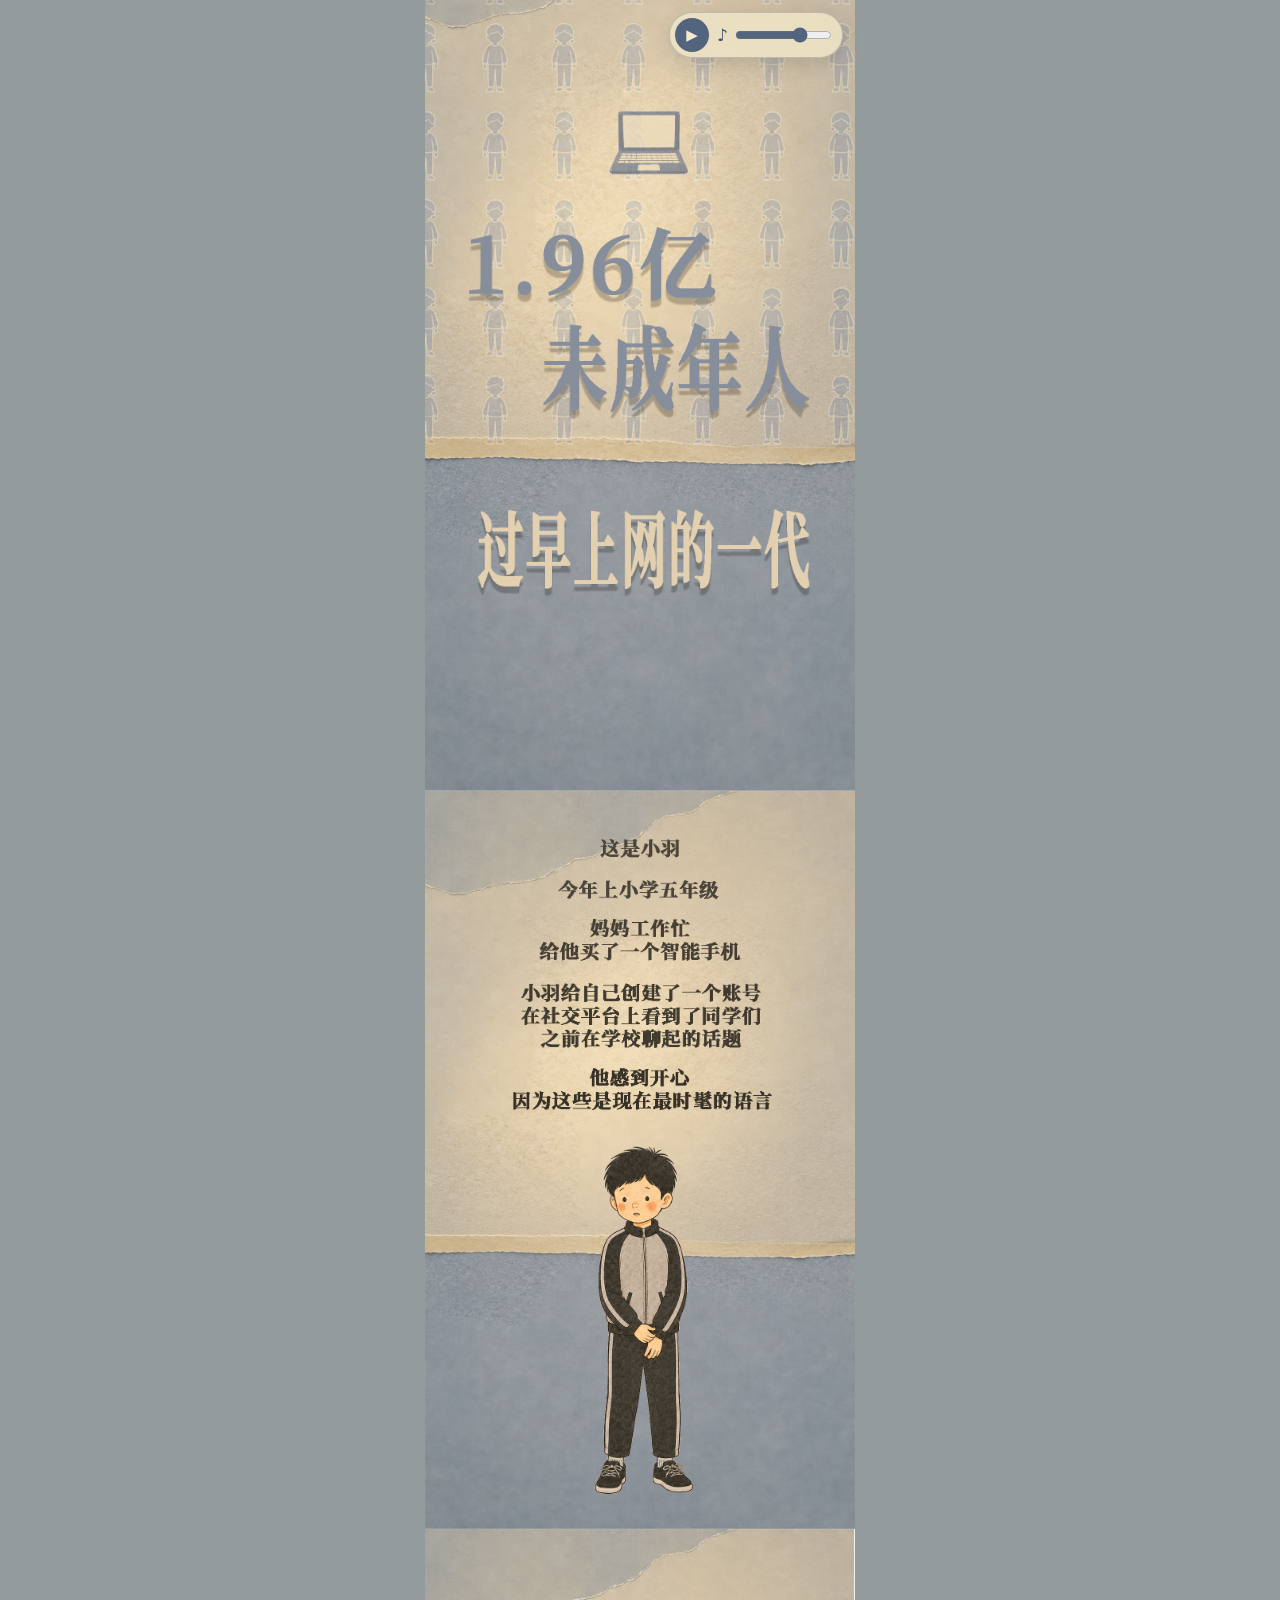
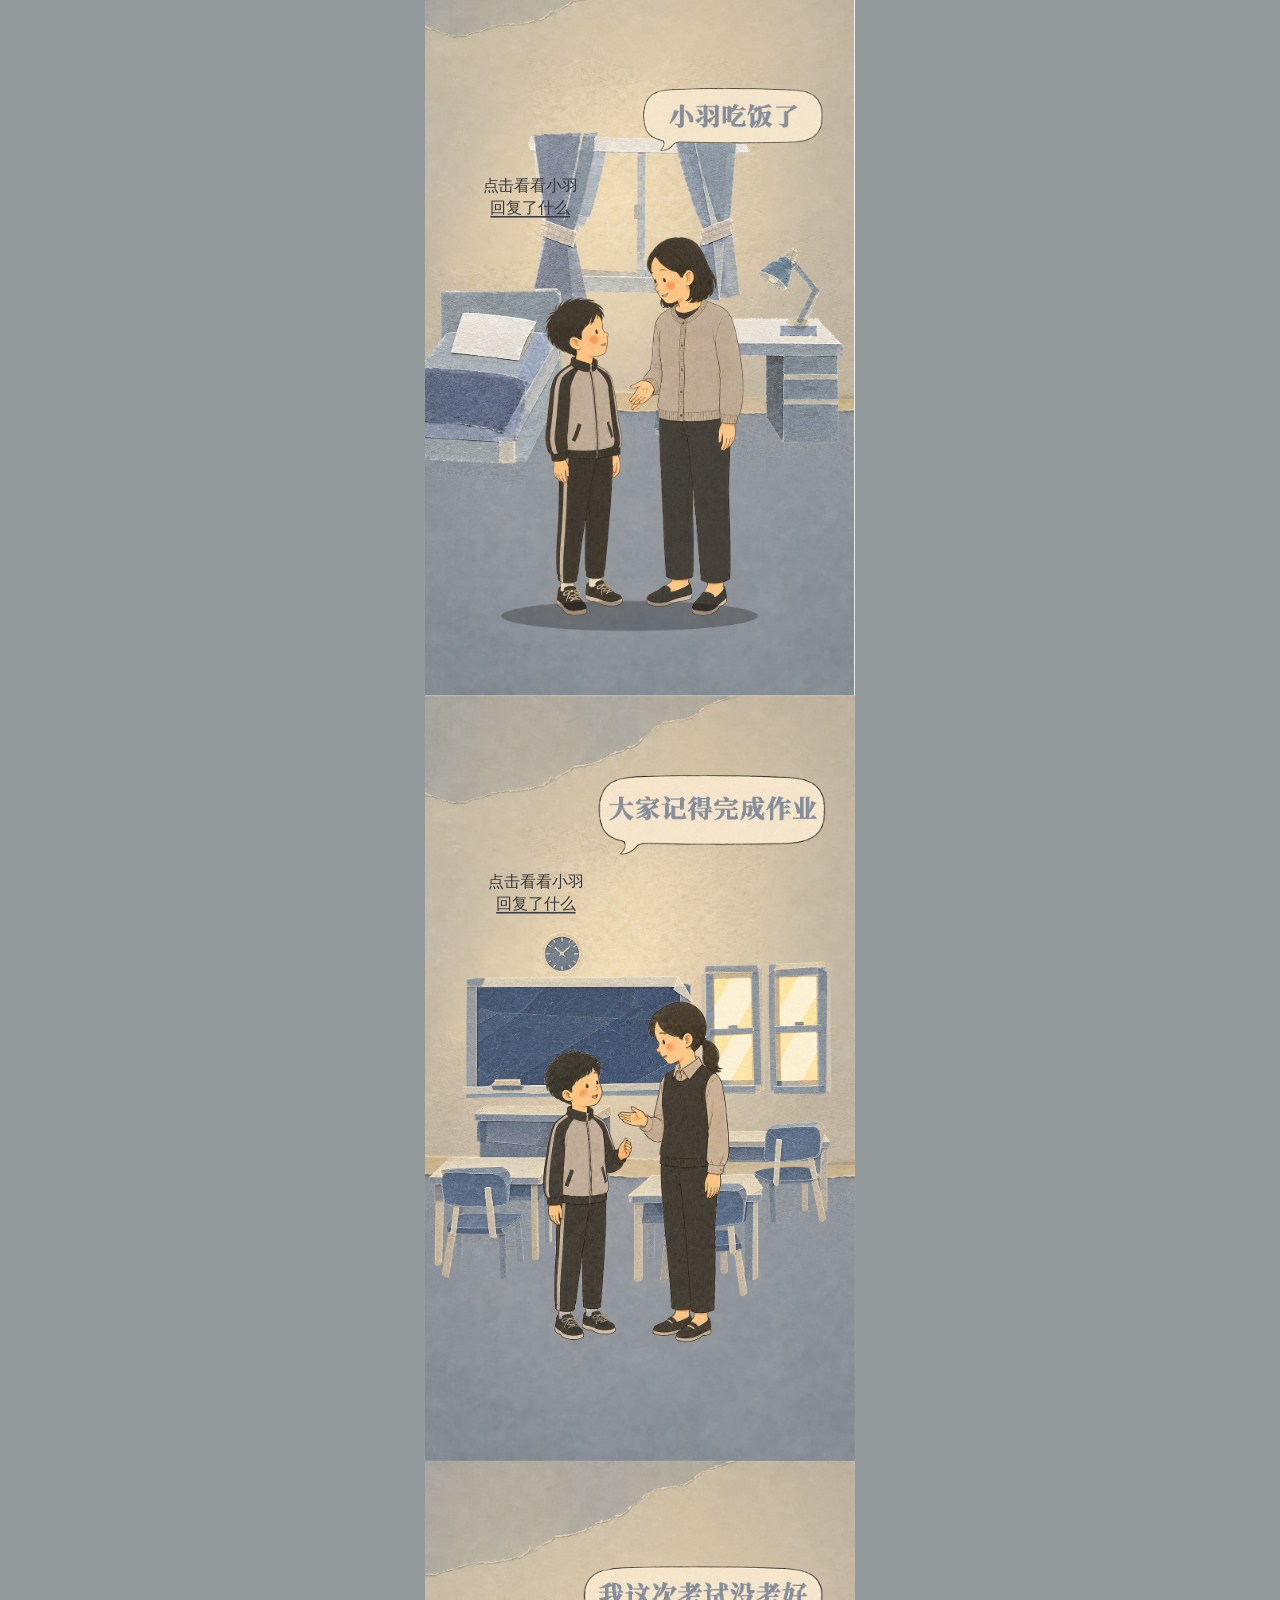
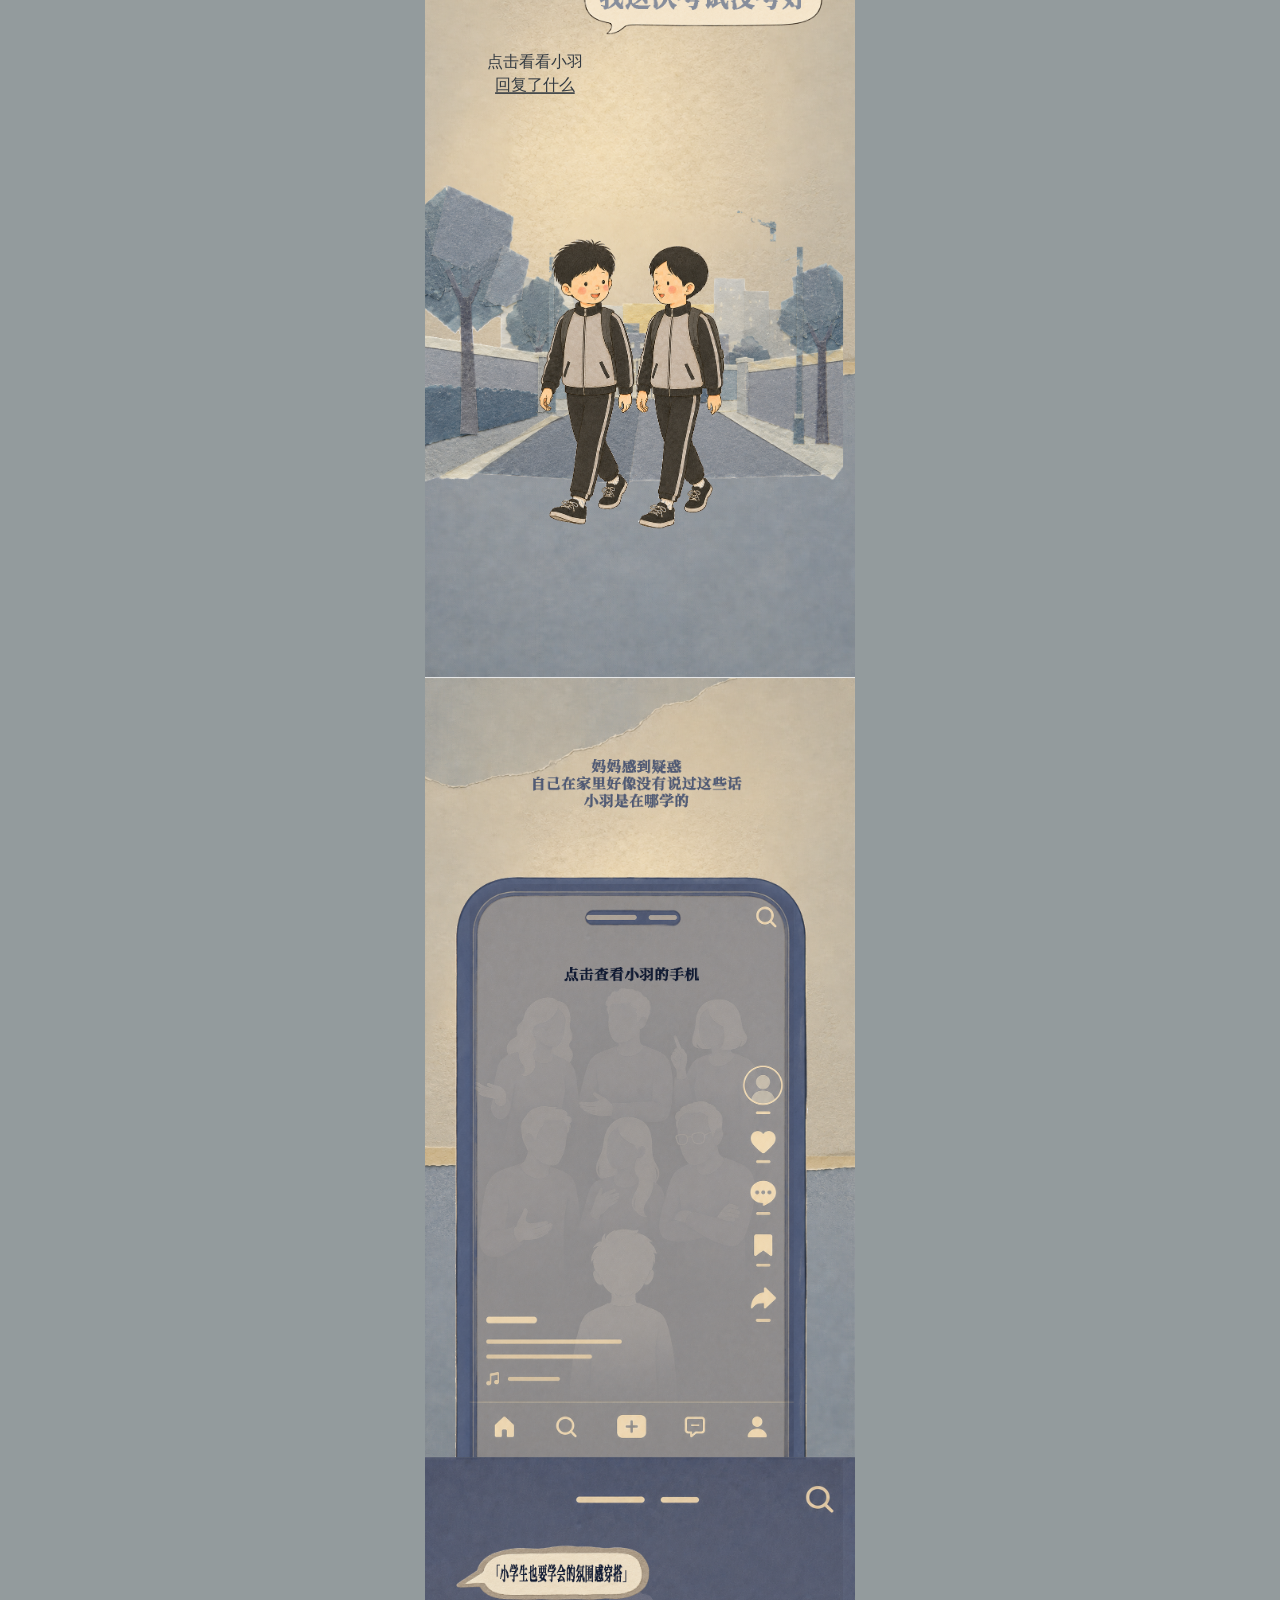
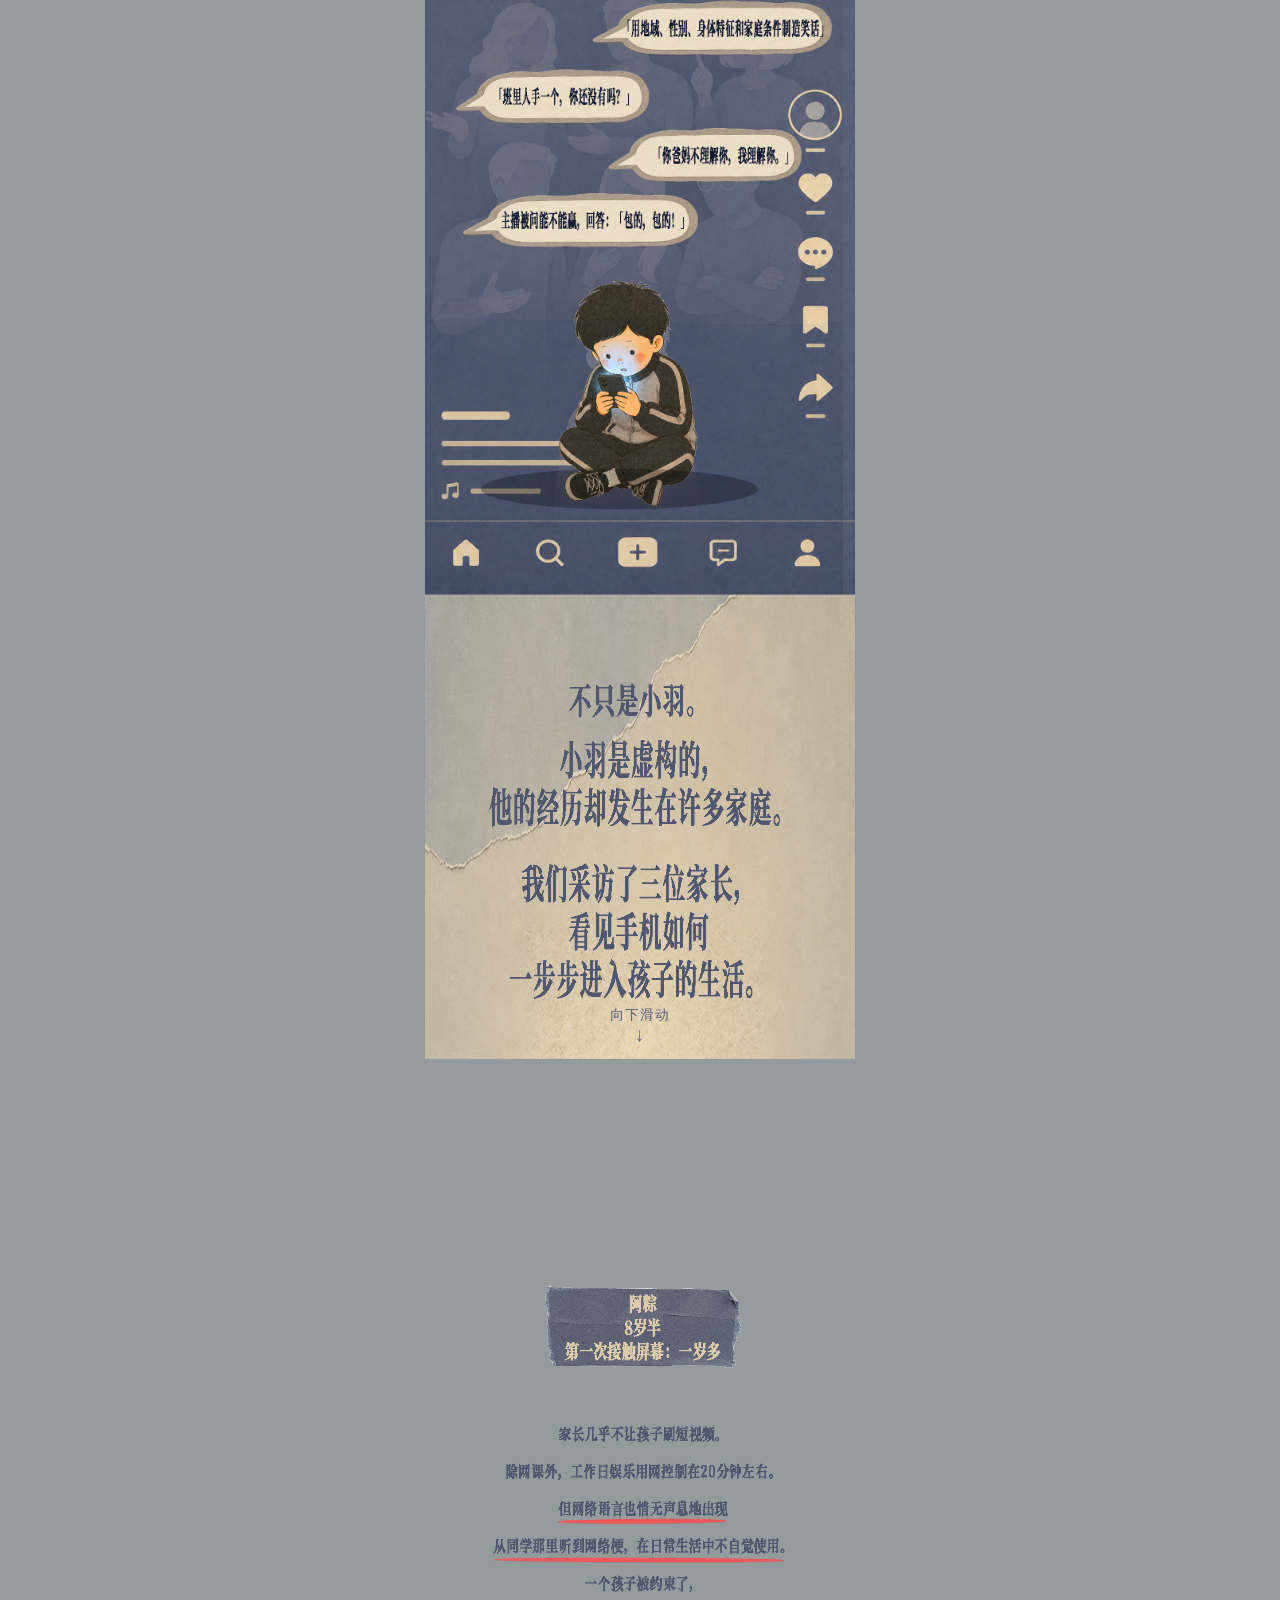
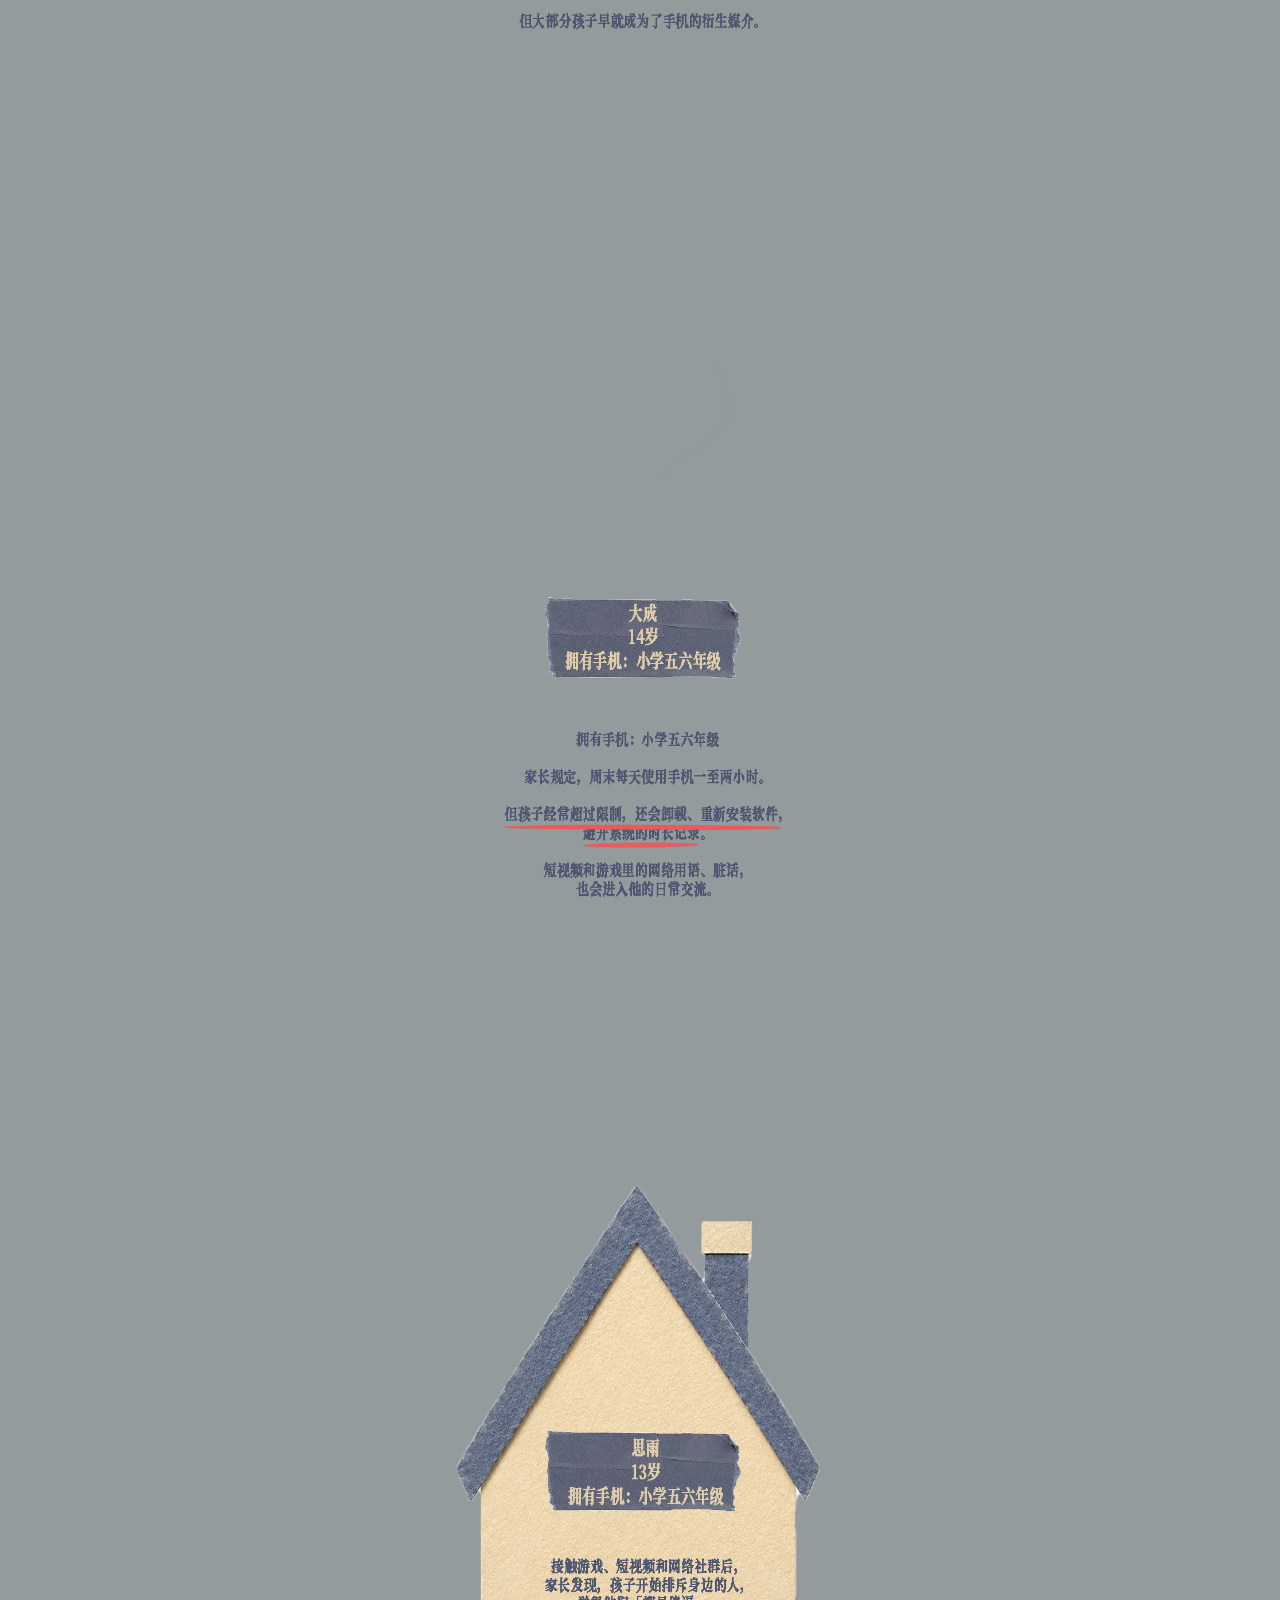
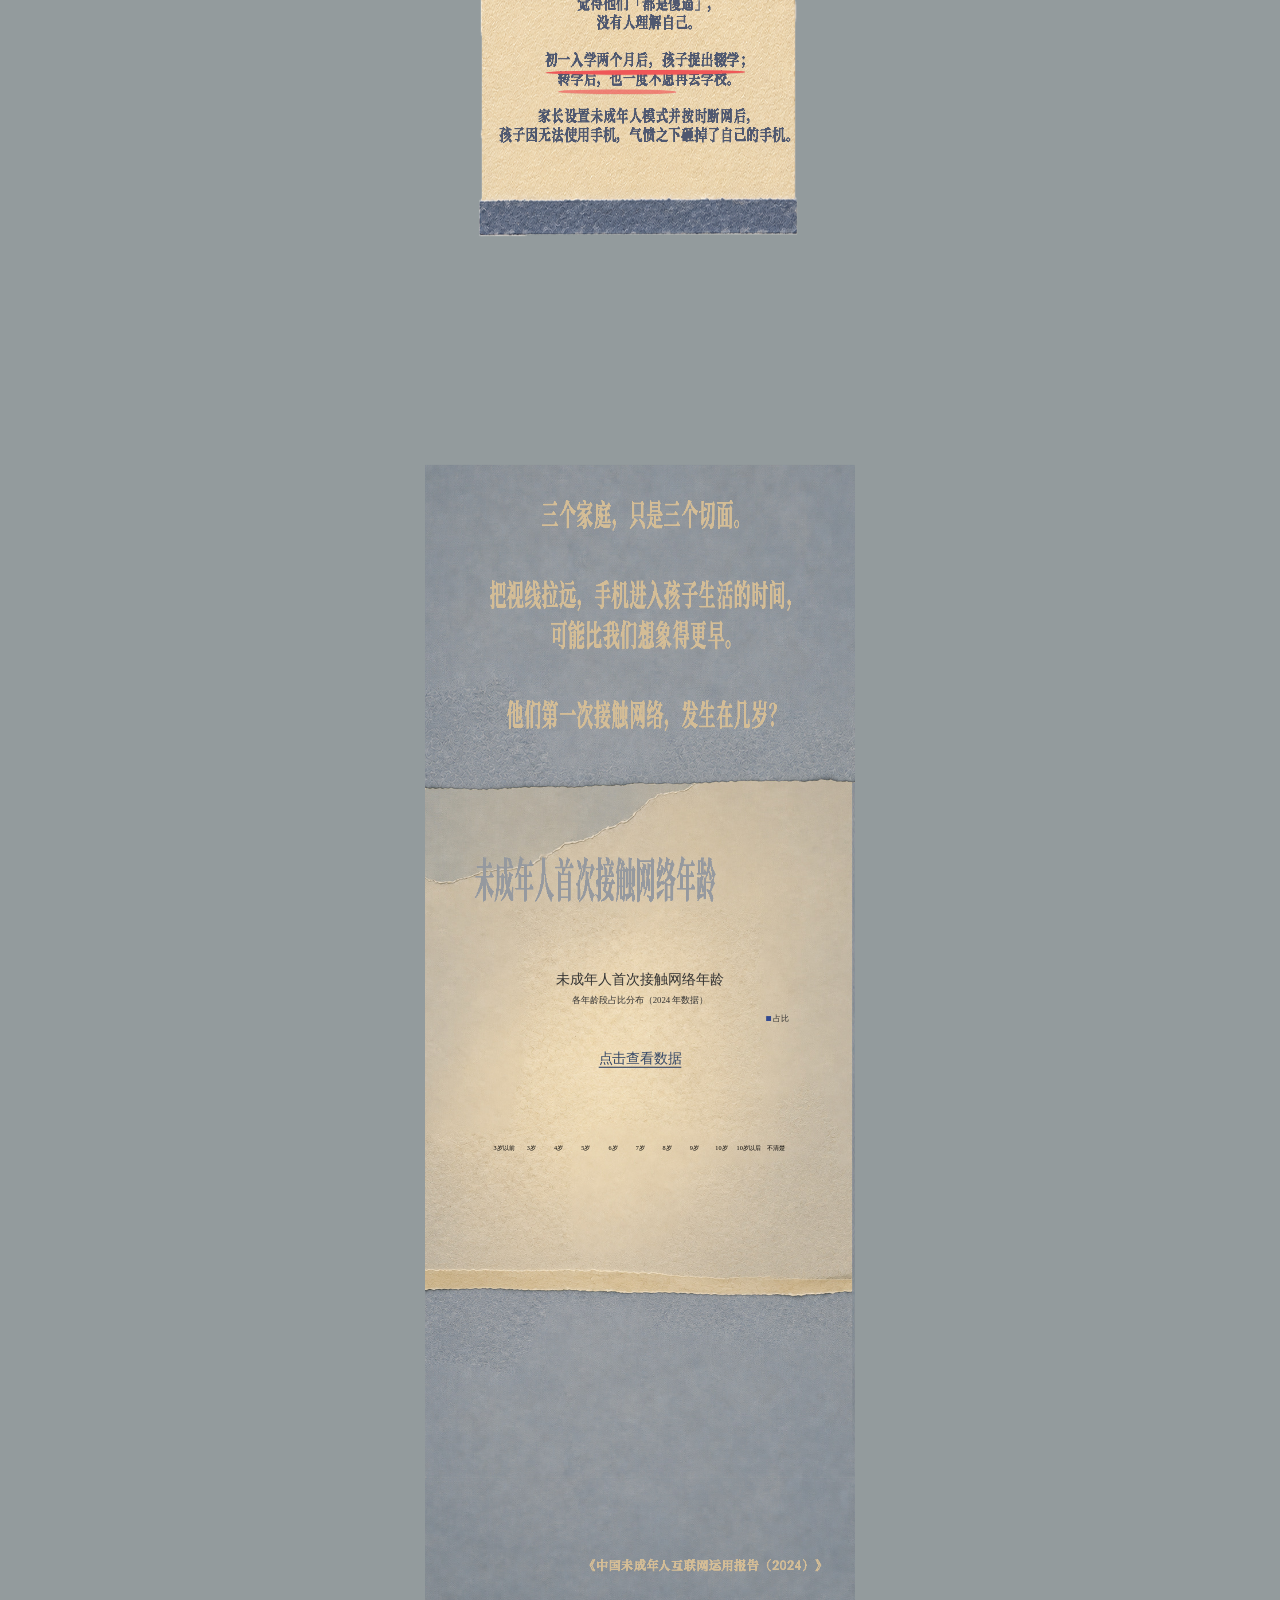
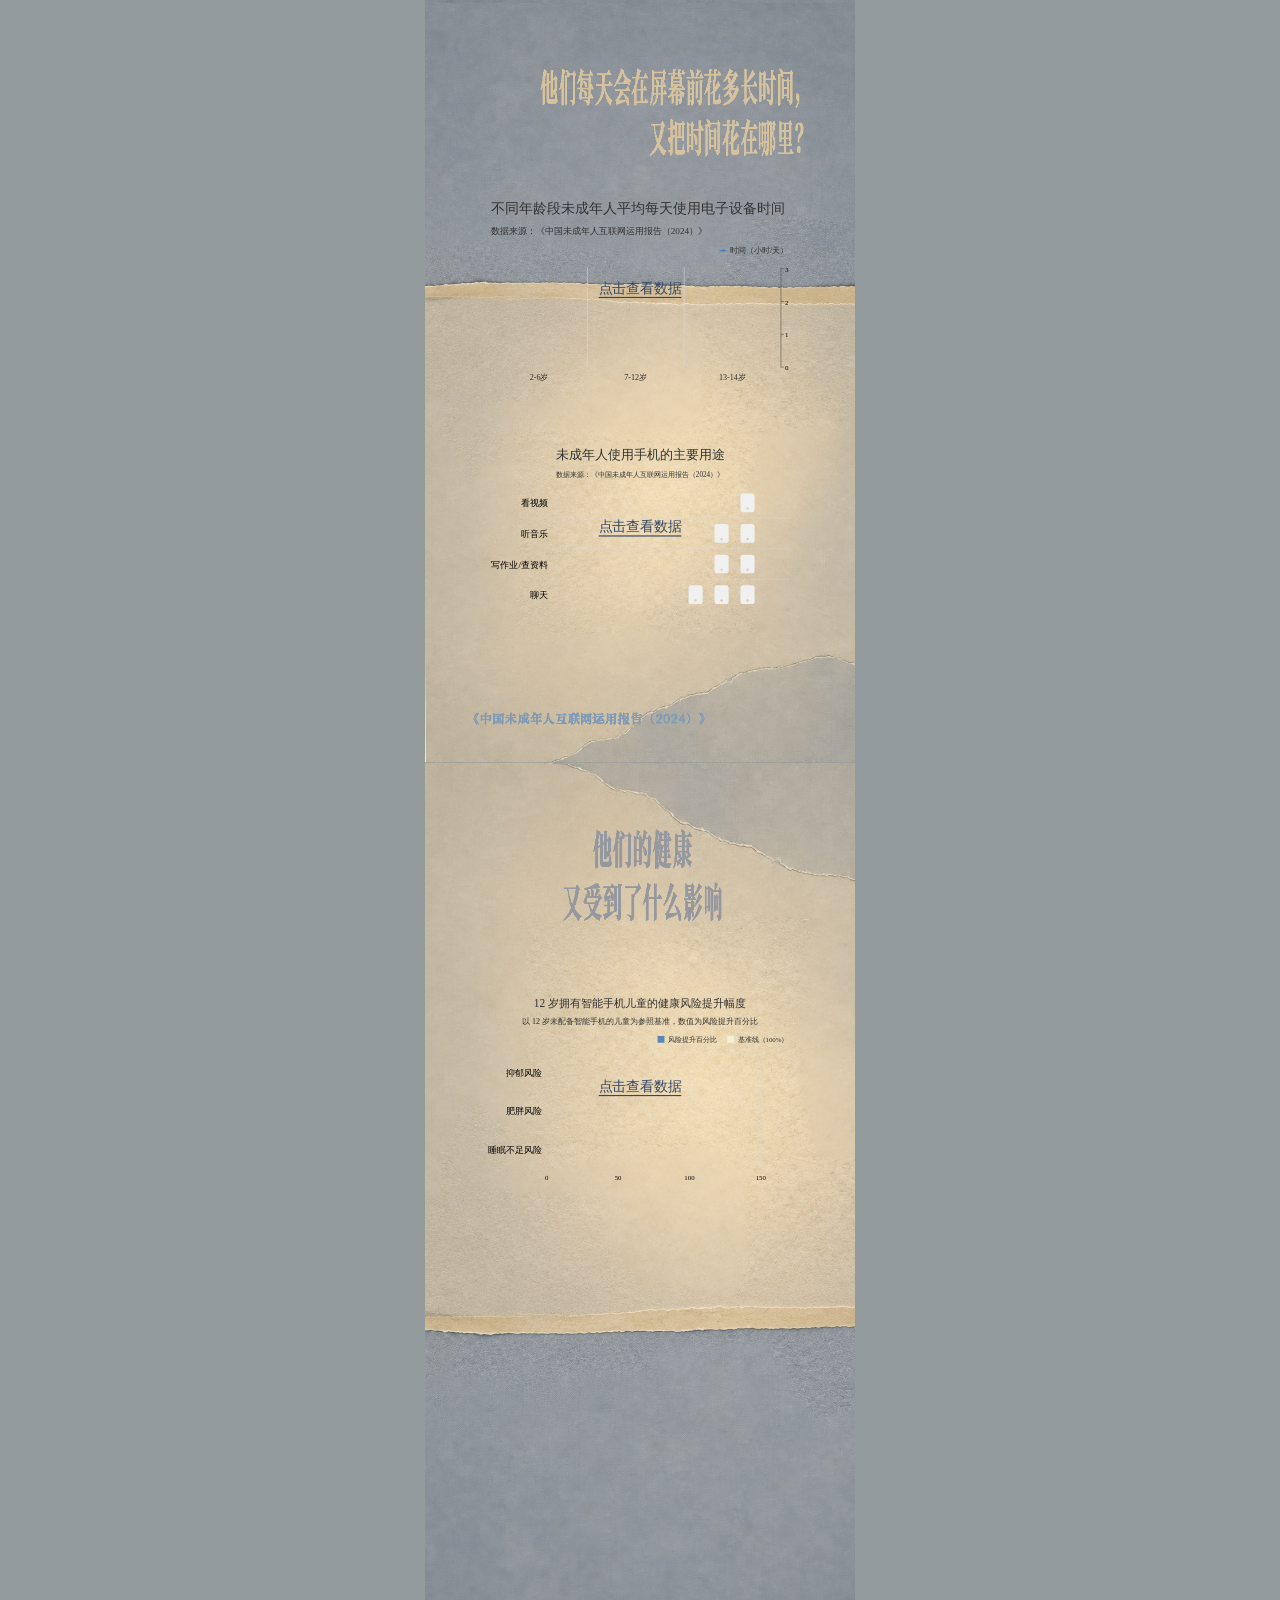
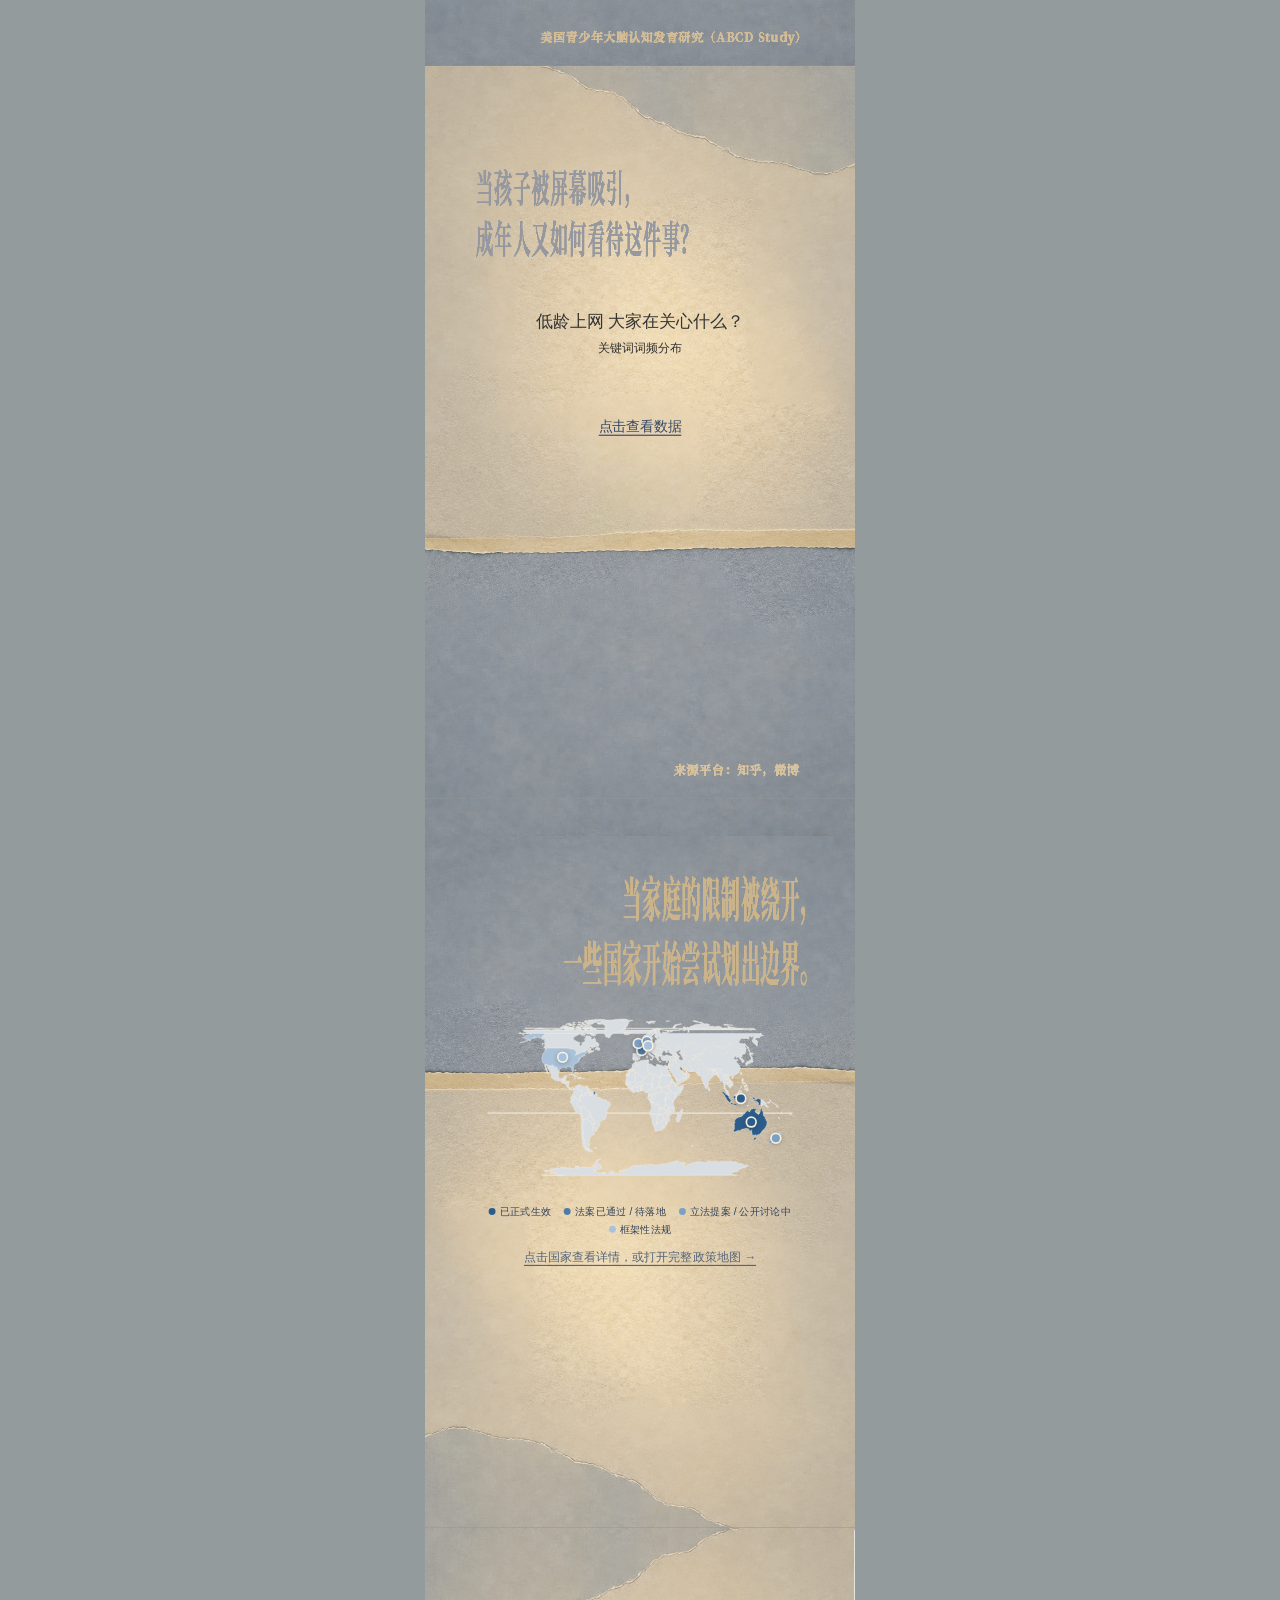
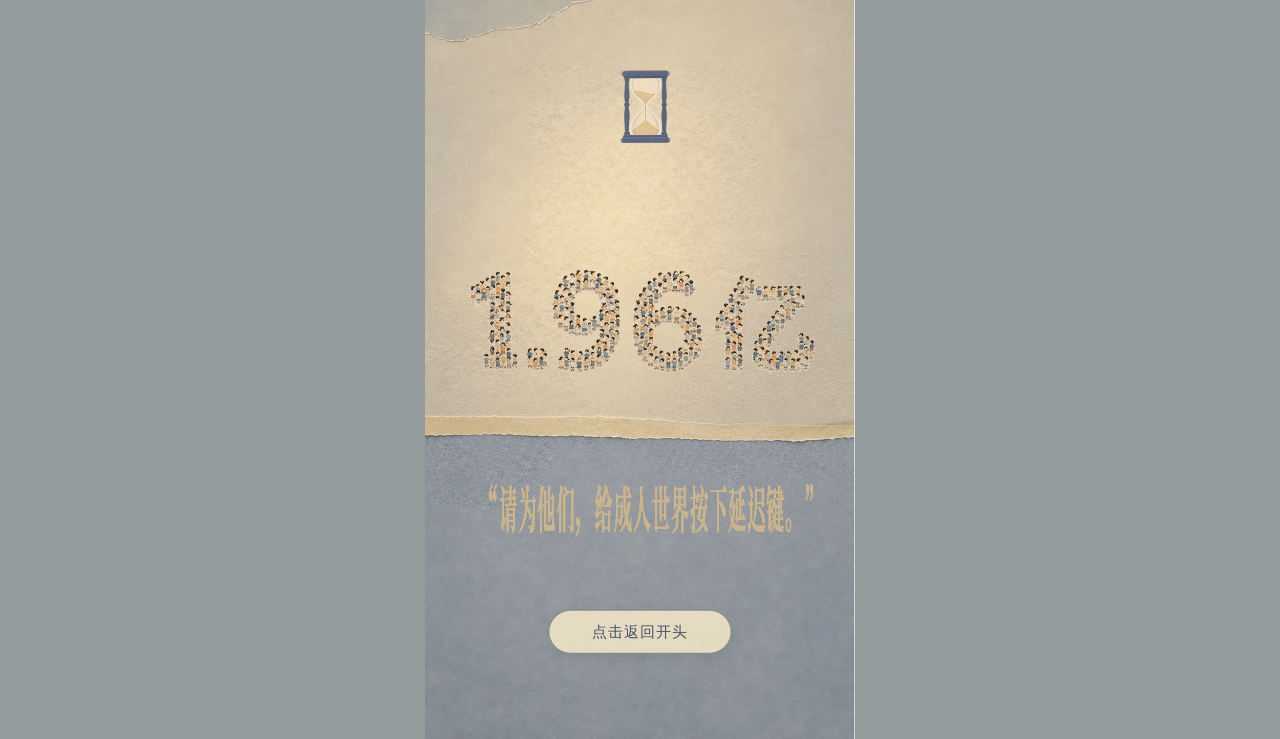
<file: index.html>
<!doctype html>
<html lang="zh-CN" class="is-loading">
<head>
  <meta charset="UTF-8">
  <meta name="viewport" content="width=device-width, initial-scale=1">
  <meta name="theme-color" content="#939b9d">
  <title>过早上网的一代</title>
  <meta name="description" content="小羽的故事。由原始 PSD 画面制作的竖屏滚动 H5。">
  <link rel="icon" href="data:,">
  <link rel="stylesheet" href="./site-shell.css?v=20260908a">
  <link rel="stylesheet" href="./site-audio.css?v=20260910a">
  <link rel="stylesheet" href="./styles-interactions.css?v=20260910f">
  <link rel="stylesheet" href="./extension.css?v=20260910h">
  <link rel="stylesheet" href="./mobile-pager.css?v=20260909c">
  <script src="./assets/manifest.js" defer></script>
  <script src="./site-shell.js?v=20260910b" defer></script>
  <script src="./site-audio.js?v=20260910a" defer></script>
  <script src="./assets/interactions.js?v=20260903c" defer></script>
  <script src="./interaction-core.js?v=20260910i" defer></script>
  <script src="./app-interactions.js?v=20260910m" defer></script>
  <script src="./assets/extension/manifest.js?v=20260908d" defer></script>
  <script src="./assets/extension/charts-data.js?v=20260909e" defer></script>
  <script src="./assets/extension/map-data.js?v=20260908d" defer></script>
  <script src="./assets/extension/map-update.js?v=20260909e" defer></script>
  <script src="./extension-core.js?v=20260908d" defer></script>
  <script src="./extension-charts.js?v=20260908d" defer></script>
  <script src="./extension-map.js?v=20260910g" defer></script>
  <script src="./extension.js?v=20260910j" defer></script>
  <script src="./mobile-pager.js?v=20260910f" defer></script>
</head>
<body>
  <div id="h5-loader" role="status" aria-live="polite" aria-label="页面正在加载">
    <div class="h5-loader-panel">
      <div class="h5-loader-content">
        <img class="h5-loader-icon" src="./assets/interaction/layer-84.png" alt="">
        <p class="h5-loader-title">过早上网的一代</p>
        <div class="h5-loader-track" aria-hidden="true"><span id="h5-loader-bar"></span></div>
        <p id="h5-loader-text" class="h5-loader-text">正在加载 0%</p>
      </div>
    </div>
  </div>
  <audio id="h5-voice" src="./assets/audio/h5-voice-48s.mp3" preload="metadata" playsinline></audio>
  <section id="h5-audio-controls" class="h5-audio-controls" aria-label="配音控制">
    <button id="h5-audio-toggle" class="h5-audio-toggle" type="button" aria-label="播放配音">
      <span id="h5-audio-icon" aria-hidden="true">▶</span>
    </button>
    <label class="h5-volume-control">
      <span class="visually-hidden">配音音量</span>
      <span class="volume-icon" aria-hidden="true">♪</span>
      <input id="h5-audio-volume" type="range" min="0" max="1" step="0.05" value="0.72" aria-label="配音音量">
    </label>
  </section>
  <main id="page" aria-label="过早上网的一代"><div id="design-canvas"></div></main>
  <noscript>
    <div class="no-script">
      <img src="assets/opening.png" alt="过早上网的一代">
      <img src="assets/introduction.png" alt="介绍小羽">
      <img src="assets/bedroom.png" alt="卧室中的母子对白">
      <img src="assets/classroom.png" alt="教室中的师生对白">
      <img src="assets/school-road.png" alt="放学路上的同学对白">
      <img src="assets/transition.png" alt="小羽的手机">
      <img src="assets/online-world.png" alt="小羽的网络环境">
      <img src="assets/extension/scenes/final-interview-intro.jpg" alt="采访引入">
      <img src="assets/extension/scenes/final-interview-one.jpg" alt="第一位家长采访">
      <img src="assets/extension/scenes/final-interview-two.jpg" alt="第二位家长采访">
      <img src="assets/extension/scenes/final-interview-three.jpg" alt="第三位家长采访">
      <img src="assets/extension/scenes/final-data-transition.jpg" alt="从家庭切面进入数据">
      <img src="assets/extension/scenes/final-age-chart.jpg" alt="首次接触网络年龄">
      <img src="assets/extension/scenes/final-usage-charts.jpg" alt="屏幕时长和手机用途">
      <img src="assets/extension/scenes/final-health-chart.jpg" alt="健康风险">
      <img src="assets/extension/scenes/final-word-cloud.jpg" alt="成年人态度词云">
      <img src="assets/extension/scenes/final-policy-map.jpg" alt="各国未成年人网络政策">
      <img src="assets/extension/scenes/final-ending.jpg" alt="请为他们按下延迟键">
    </div>
  </noscript>
  <noscript><style>html.is-loading{overflow:auto}html.is-loading #h5-loader{display:none}html.is-loading #page{visibility:visible}</style></noscript>
</body>
</html>
</file>
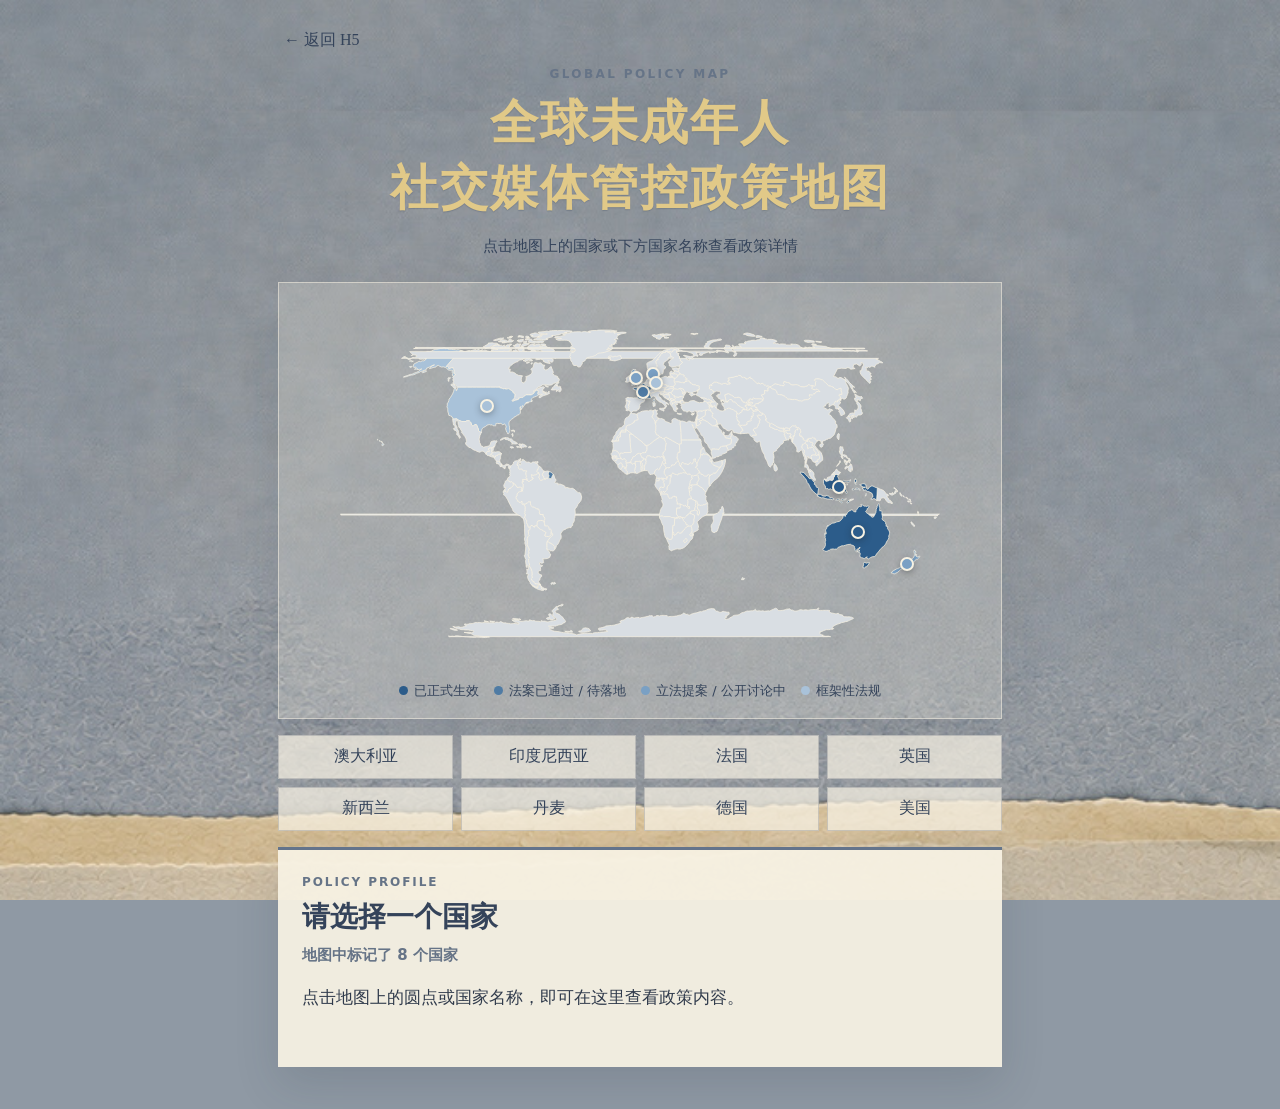
<file: policy-map.html>
<!doctype html>
<html lang="zh-CN">
<head>
  <meta charset="UTF-8">
  <meta name="viewport" content="width=device-width, initial-scale=1">
  <meta name="theme-color" content="#778596">
  <title>全球未成年人社交媒体管控政策地图</title>
  <meta name="description" content="点击地图或国家名称，查看各国未成年人社交媒体管控政策。">
  <link rel="icon" href="data:,">
  <link rel="stylesheet" href="./policy-map-page.css?v=20260910a">
  <script src="./assets/extension/map-update.js?v=20260909e" defer></script>
  <script src="./policy-map-page.js?v=20260910a" defer></script>
</head>
<body>
  <main class="policy-page">
    <header class="policy-header">
      <button id="map-back" class="back-link" type="button" aria-label="返回过早上网的一代">← 返回 H5</button>
      <p class="eyebrow">GLOBAL POLICY MAP</p>
      <h1>全球未成年人<br>社交媒体管控政策地图</h1>
      <p class="subtitle">点击地图上的国家或下方国家名称查看政策详情</p>
    </header>

    <section class="map-card" aria-label="全球政策地图">
      <div id="standalone-map" class="standalone-map" aria-live="polite">
        <p class="map-loading">地图加载中…</p>
      </div>
      <div id="map-legend" class="standalone-legend" aria-label="政策状态图例"></div>
    </section>

    <nav id="country-list" class="country-list" aria-label="选择国家"></nav>

    <article id="policy-detail" class="policy-detail" tabindex="-1">
      <p class="detail-kicker">POLICY PROFILE</p>
      <h2 id="detail-title">请选择一个国家</h2>
      <p id="detail-status" class="detail-status">地图中标记了 8 个国家</p>
      <p id="detail-copy" class="detail-copy">点击地图上的圆点或国家名称，即可在这里查看政策内容。</p>
    </article>
  </main>
</body>
</html>
</file>
<file: site-shell.css>
html.is-loading,
html.is-loading body {
  overflow: hidden;
}

html.is-loading:not(.is-ready) #page {
  visibility: hidden;
}

#h5-loader {
  position: fixed;
  z-index: 20000;
  inset: 0;
  display: flex;
  justify-content: center;
  background: #73808e;
  opacity: 1;
  transition: opacity 360ms ease;
  touch-action: none;
}

#h5-loader[hidden] {
  display: none;
}

html.is-ready #h5-loader {
  opacity: 0;
  pointer-events: none;
}

.h5-loader-panel {
  display: grid;
  width: min(100%, 430px);
  min-height: 100vh;
  min-height: 100svh;
  place-items: center;
  color: #4a5668;
  background: #eee3c5;
}

.h5-loader-content {
  display: flex;
  width: 240px;
  flex-direction: column;
  align-items: center;
  transform: translateY(-4vh);
}

.h5-loader-icon {
  display: block;
  width: 82px;
  height: auto;
  margin-bottom: 26px;
  opacity: .82;
  animation: h5-loader-breathe 1.7s ease-in-out infinite;
}

.h5-loader-title {
  margin: 0 0 28px;
  font: 500 22px/1.5 "Songti SC", "STSong", serif;
  letter-spacing: .14em;
}

.h5-loader-track {
  width: 190px;
  height: 3px;
  overflow: hidden;
  background: rgba(74, 86, 104, .18);
}

#h5-loader-bar {
  display: block;
  width: 0;
  height: 100%;
  background: #65758a;
  transition: width 180ms ease;
}

.h5-loader-text {
  margin: 13px 0 0;
  font: 14px/1.5 "PingFang SC", "Microsoft YaHei", sans-serif;
  letter-spacing: .08em;
}

.return-to-opening {
  position: absolute;
  z-index: 5000;
  left: 50%;
  top: 1190px;
  width: 320px;
  min-height: var(--extension-touch-size, 86px);
  padding: 10px 18px;
  border: 2px solid rgba(71, 87, 111, .58);
  border-radius: 999px;
  color: #43536b;
  background: rgba(238, 227, 197, .9);
  box-shadow: 0 7px 20px rgba(49, 58, 72, .12);
  font-family: "PingFang SC", "Microsoft YaHei", sans-serif;
  font-size: calc(var(--extension-touch-size, 86px) * .34);
  line-height: 1.4;
  letter-spacing: .08em;
  transform: translateX(-50%);
  cursor: pointer;
  touch-action: pan-y;
  -webkit-tap-highlight-color: transparent;
}

.return-to-opening:focus-visible {
  outline: 3px solid #4f7eff;
  outline-offset: 4px;
}

.return-to-opening:active {
  transform: translateX(-50%) scale(.98);
}

@keyframes h5-loader-breathe {
  0%, 100% { opacity: .58; transform: translateY(-3px); }
  50% { opacity: .9; transform: translateY(3px); }
}

@media (prefers-reduced-motion: reduce) {
  #h5-loader,
  #h5-loader-bar,
  .h5-loader-icon {
    animation: none !important;
    transition: none !important;
  }
}
</file>
<file: site-audio.css>
.h5-audio-controls {
  position: fixed;
  z-index: 9000;
  top: max(12px, env(safe-area-inset-top));
  left: calc(50% + min(203px, 50vw - 12px));
  display: flex;
  width: 174px;
  min-height: 44px;
  align-items: center;
  gap: 8px;
  border: 1px solid rgba(76, 91, 112, .28);
  border-radius: 999px;
  padding: 5px 10px 5px 5px;
  color: #46566f;
  background: rgba(238, 227, 197, .9);
  box-shadow: 0 6px 20px rgba(35, 46, 62, .16);
  transform: translateX(-100%);
  backdrop-filter: blur(8px);
  -webkit-backdrop-filter: blur(8px);
  transition: opacity .25s ease, transform .25s ease;
}

html.is-loading .h5-audio-controls {
  opacity: 0;
  pointer-events: none;
  transform: translate(-100%, -8px);
}

.h5-audio-toggle {
  flex: 0 0 34px;
  width: 34px;
  height: 34px;
  border: 0;
  border-radius: 50%;
  padding: 0;
  color: #f5ead0;
  background: #52647e;
  font: 15px/34px system-ui, sans-serif;
  text-align: center;
  cursor: pointer;
  -webkit-tap-highlight-color: transparent;
}

.h5-audio-toggle[data-playing="true"] {
  font-size: 13px;
  letter-spacing: -2px;
}

.h5-volume-control {
  display: flex;
  min-width: 0;
  flex: 1;
  align-items: center;
  gap: 7px;
}

.volume-icon {
  flex: 0 0 auto;
  font: 17px/1 system-ui, sans-serif;
}

#h5-audio-volume {
  width: 100%;
  height: 28px;
  margin: 0;
  accent-color: #52647e;
  cursor: pointer;
}

.h5-audio-toggle:focus-visible,
#h5-audio-volume:focus-visible {
  outline: 3px solid #4f7eff;
  outline-offset: 2px;
}

.visually-hidden {
  position: absolute;
  width: 1px;
  height: 1px;
  padding: 0;
  margin: -1px;
  overflow: hidden;
  clip: rect(0, 0, 0, 0);
  white-space: nowrap;
  border: 0;
}

@media (max-width: 380px) {
  .h5-audio-controls { width: 154px; }
}

@media (prefers-reduced-motion: reduce) {
  .h5-audio-controls { transition: none !important; }
}
</file>
<file: styles-interactions.css>
:root { color-scheme: light; }
* { box-sizing: border-box; }
html, body { margin: 0; padding: 0; overflow-x: hidden; }
html { scrollbar-width: none; }
html::-webkit-scrollbar { display: none; }
body { background: #939b9d; }
#page { position: relative; width: min(100%, 1080px); margin: 0 auto; overflow: hidden; }
/* 固定原设计坐标，只对整个画布等比缩放。 */
#design-canvas {
  position: absolute; left: 0; top: 0; width: 1080px; height: 13549px;
  transform: scale(var(--page-scale, 1)); transform-origin: 0 0;
}
.scene {
  position: absolute; left: 0; top: calc(var(--scene-y) * 1px);
  width: 1080px; height: calc(var(--scene-height) * 1px);
}
.scene-final, .scene-backdrop {
  position: absolute; left: 0; top: 0; width: 1080px; height: 100%; display: block;
}
.scene-final { z-index: 100; opacity: 1; pointer-events: none; }
.layer-stage { position: absolute; inset: 0; opacity: 0; pointer-events: none; background: #fff; }
#online-world > .layer-stage { background: transparent; }
.scene[data-render="layers"] > .scene-final { opacity: 0; }
.scene[data-render="layers"] > .layer-stage { opacity: 1; }
.psd-layer {
  position: absolute;
  left: calc(var(--psd-x) * 1px);
  top: calc((var(--psd-y) - var(--scene-y)) * 1px);
  width: calc(var(--psd-width) * 1px); height: calc(var(--psd-height) * 1px);
  z-index: var(--psd-z); display: block; transform: none;
  pointer-events: none; user-select: none;
}
/* 原手机屏幕上的透明热区；拖动仍由浏览器正常滚动。 */
.phone-hotzone {
  position: absolute; left: 112px; top: 518px; width: 814px; height: 1445px;
  z-index: 200; background: transparent; border: 0; padding: 0; margin: 0;
  cursor: pointer; touch-action: pan-y; -webkit-tap-highlight-color: transparent;
}
.phone-hotzone:disabled { pointer-events: none; }
.phone-hotzone:focus-visible { outline: 3px solid #4f7eff; outline-offset: -3px; }
/* 新增点击指示只占用原回复气泡区域，不改变任何美术素材的位置。 */
.reply-hint {
  position: absolute;
  left: calc(var(--psd-x) * 1px);
  top: calc((var(--psd-y) - var(--scene-y)) * 1px);
  width: calc(var(--psd-width) * 1px); height: calc(var(--psd-height) * 1px);
  z-index: 200; border: 0; padding: 0 18px; margin: 0;
  background: transparent; color: #343b42;
  font: 40px/1.4 "PingFang SC", "Microsoft YaHei", sans-serif;
  letter-spacing: 0; text-align: center; cursor: pointer;
  opacity: 0; pointer-events: none; touch-action: pan-y;
  -webkit-tap-highlight-color: transparent;
}
.reply-hint span { display: block; }
.reply-hint span:last-child { text-decoration: underline; text-underline-offset: 7px; }
.reply-hint[data-available="true"] { opacity: 1; pointer-events: auto; }
.reply-hint:focus-visible { outline: 3px solid #4f7eff; outline-offset: -3px; }
.no-script { width: min(100%,1080px); margin: 0 auto; }
.no-script img { display:block; width:100%; height:auto; }
</file>
<file: extension.css>
/* 新版后半段：仍使用旧版1080px坐标系，只整体缩放750px续页。 */
#page.extension-enabled {
  height: var(--extension-page-height) !important;
  width: min(100%, 430px);
}

#extension-canvas {
  position: absolute;
  left: 0;
  width: 750px;
  overflow: visible;
  transform-origin: 0 0;
}

.extension-scene {
  position: absolute;
  left: 0;
  width: 750px;
  overflow: hidden;
  isolation: isolate;
}

.extension-final,
.extension-backdrop {
  position: absolute;
  inset: 0;
  display: block;
  width: 750px;
  height: 100%;
  user-select: none;
  pointer-events: none;
}

.extension-final { z-index: 1; }
.extension-backdrop { z-index: 0; }

.extension-scene.is-enhanced .extension-final { display: none; }
.extension-scene.has-error .extension-final { display: block; z-index: 9999; }

.extension-layer-stage {
  position: absolute;
  inset: 0;
  z-index: 2;
  overflow: hidden;
}

.extension-art-layer {
  position: absolute;
  display: block;
  max-width: none;
  opacity: 0;
  pointer-events: none;
  user-select: none;
  transform-origin: 50% 50%;
  will-change: opacity, transform;
}

.interview-underline {
  --underline-progress: 0;
  --underline-rotate: 0deg;
  position: absolute;
  z-index: 1400;
  display: block;
  height: 8px;
  border-radius: 55% 45% 50% 50%;
  background: #ef5758;
  box-shadow: 0 1px 0 rgba(174, 43, 47, .22);
  opacity: 0;
  transform: rotate(var(--underline-rotate)) scaleX(var(--underline-progress));
  transform-origin: left center;
  pointer-events: none;
  will-change: opacity, transform;
}

.interview-scroll-guide {
  position: absolute;
  z-index: 1500;
  left: 0;
  top: 718px;
  width: 750px;
  color: #50617c;
  font: 24px/1.25 "PingFang SC", "Microsoft YaHei", sans-serif;
  letter-spacing: 2px;
  text-align: center;
  opacity: 0;
  pointer-events: none;
  will-change: opacity, transform;
}

.interview-scroll-guide > span { display: block; }

.interview-scroll-arrow {
  margin-top: 2px;
  font-size: 34px;
  line-height: 1;
  animation: interview-scroll-nudge 1.35s ease-in-out infinite;
}

@keyframes interview-scroll-nudge {
  0%, 100% { transform: translateY(0); opacity: .62; }
  50% { transform: translateY(8px); opacity: 1; }
}

.extension-chart-shell {
  position: absolute;
  z-index: 600;
  width: 620px;
  overflow: visible;
}

.extension-chart-shell svg {
  display: block;
  width: 100%;
  height: auto;
  overflow: visible;
}

.extension-chart-trigger {
  position: absolute;
  z-index: 2000;
  left: 50%;
  top: 50%;
  width: 248px;
  min-height: 58px;
  margin: -29px 0 0 -124px;
  border: 0;
  padding: 8px;
  color: #354867;
  background: transparent;
  font: 24px/1.4 "PingFang SC", "Microsoft YaHei", sans-serif;
  text-align: center;
  text-decoration: underline;
  text-underline-offset: 7px;
  cursor: pointer;
  touch-action: pan-y;
  -webkit-tap-highlight-color: transparent;
}

.extension-chart-trigger:focus-visible {
  outline: 3px solid #4f7eff;
  outline-offset: 3px;
}

.extension-chart-shell[data-chart-complete="true"] .extension-chart-trigger {
  display: none;
}

/* 政策地图：地图本体保持 PSD 坐标，仅在圆点上叠加可点按区域。 */
.policy-map {
  position: absolute;
  z-index: 500;
  left: 65px;
  top: 355px;
  width: 620px;
  color: #34435a;
  font-family: "PingFang SC", "Microsoft YaHei", sans-serif;
}

.map-art {
  position: relative;
  width: 620px;
  height: 330px;
  opacity: 0;
  transform: translateY(16px);
  transition: opacity 700ms ease, transform 700ms ease;
}

.policy-map.is-visible .map-art {
  opacity: 1;
  transform: translateY(0);
}

.map-art > svg {
  display: block;
  width: 620px;
  height: 330px;
}

.policy-world path {
  fill: #d9dee3;
}

.policy-world path.policy-country {
  fill: var(--policy-country-color) !important;
}

.policy-point {
  position: absolute;
  width: var(--extension-touch-size, 84px);
  height: var(--extension-touch-size, 84px);
  margin: var(--extension-touch-half, -42px) 0 0 var(--extension-touch-half, -42px);
  border: 0;
  border-radius: 50%;
  padding: 0;
  background: transparent;
  text-decoration: none;
  cursor: pointer;
  touch-action: pan-y;
  -webkit-tap-highlight-color: transparent;
}

.policy-point::before {
  content: "";
  position: absolute;
  left: 50%;
  top: 50%;
  width: 14px;
  height: 14px;
  border: 3px solid rgba(247, 242, 227, .96);
  border-radius: 50%;
  background: var(--point-color);
  box-shadow: 0 2px 7px rgba(32, 33, 36, .28);
  transform: translate(-50%, -50%);
}

.policy-point:focus-visible {
  outline: 3px solid #4f7eff;
  outline-offset: 3px;
}

.map-legend {
  margin: 20px 14px 0;
  font-size: 18px;
  line-height: 1.7;
  text-align: center;
}

.map-legend span {
  display: inline-block;
  margin: 0 11px;
  white-space: nowrap;
}

.map-legend span::before {
  content: "";
  display: inline-block;
  width: 12px;
  height: 12px;
  margin-right: 7px;
  border-radius: 50%;
  background: var(--legend-color);
}

.map-instruction {
  display: block;
  margin: 20px 0 0;
  color: #56657a;
  font-size: 21px;
  text-align: center;
  text-decoration: underline;
  text-underline-offset: 6px;
}

.policy-fallback {
  position: absolute;
  width: 1px;
  height: 1px;
  overflow: hidden;
  clip: rect(0 0 0 0);
  clip-path: inset(50%);
}
</file>
<file: mobile-pager.css>
/* Mobile narrative paging. Artwork keeps its PSD coordinates; only the viewport changes pages. */
#h5-page-fade,
#h5-page-mask-top,
#h5-page-mask-bottom {
  display: none;
}

@media (max-width: 600px) {
  html.h5-mobile-pager,
  html.h5-mobile-pager body {
    height: auto !important;
    overflow-y: auto !important;
    overscroll-behavior-y: none;
    -webkit-overflow-scrolling: touch;
  }

  html.h5-mobile-pager:not(.h5-interview-flow) #page {
    touch-action: none;
  }

  html.h5-mobile-pager.h5-interview-flow,
  html.h5-mobile-pager.h5-interview-flow body {
    touch-action: pan-y;
  }

  html.h5-mobile-pager.h5-interview-flow #page {
    touch-action: pan-y;
  }

  #h5-page-fade {
    position: fixed;
    z-index: 18000;
    inset: 0;
    display: block;
    background: #73808e;
    opacity: 0;
    pointer-events: none;
    transition: opacity 300ms ease;
  }

  #h5-page-fade.is-visible {
    opacity: 1;
    pointer-events: auto;
  }

  #h5-page-mask-top,
  #h5-page-mask-bottom {
    position: fixed;
    z-index: 8000;
    left: 0;
    right: 0;
    display: block;
    height: 0;
    background: var(--h5-page-edge, #878e95);
    pointer-events: none;
  }

  #h5-page-mask-top { top: 0; }
  #h5-page-mask-bottom { bottom: 0; }

  html.h5-interview-flow #h5-page-mask-top,
  html.h5-interview-flow #h5-page-mask-bottom {
    display: none;
  }
}

@media (prefers-reduced-motion: reduce) {
  #h5-page-fade { transition: none !important; }
}
</file>
<file: policy-map-page.css>
:root {
  color-scheme: light;
  --ink: #34435a;
  --muted: #667487;
  --paper: #f3efd8;
  --line: rgba(52, 67, 90, .2);
}

* { box-sizing: border-box; }

html { min-height: 100%; scroll-behavior: smooth; }

body {
  min-height: 100%;
  margin: 0;
  color: var(--ink);
  background: #8f99a4 url("./assets/extension/scenes/backdrop-policy-map.jpg") center top / cover fixed;
  font-family: "Songti SC", "Noto Serif SC", "STSong", serif;
}

button, a { font: inherit; }

.policy-page {
  width: min(100%, 760px);
  min-height: 100vh;
  margin: 0 auto;
  padding: max(18px, env(safe-area-inset-top)) 18px calc(42px + env(safe-area-inset-bottom));
}

.policy-header {
  position: relative;
  padding: 48px 4px 24px;
  text-align: center;
  animation: page-rise .7s ease both;
}

.back-link {
  position: absolute;
  top: 0;
  left: 0;
  min-height: 44px;
  border: 0;
  padding: 8px 6px;
  color: var(--ink);
  background: transparent;
  cursor: pointer;
}

.eyebrow {
  margin: 0 0 8px;
  color: var(--muted);
  font: 700 12px/1.4 system-ui, sans-serif;
  letter-spacing: .2em;
}

h1 {
  margin: 0;
  color: #e1c988;
  font-size: clamp(29px, 7.5vw, 48px);
  line-height: 1.35;
  letter-spacing: .04em;
  text-shadow: 0 1px 1px rgba(52, 67, 90, .25);
}

.subtitle {
  margin: 14px 0 0;
  color: var(--ink);
  font-size: 15px;
  line-height: 1.6;
}

.map-card {
  padding: 14px 12px 18px;
  border: 1px solid rgba(247, 242, 227, .52);
  background: rgba(247, 242, 227, .2);
  box-shadow: 0 18px 44px rgba(35, 48, 66, .11);
  animation: page-rise .8s .12s ease both;
}

.standalone-map {
  position: relative;
  width: 100%;
  aspect-ratio: 620 / 330;
}

.standalone-map svg {
  display: block;
  width: 100%;
  height: 100%;
  overflow: visible;
}

.standalone-map svg path {
  fill: #d9dee3;
  stroke: #f7f2e3;
  transition: fill .25s ease, filter .25s ease;
}

.standalone-map svg path.policy-country {
  fill: var(--policy-country-color) !important;
}

.standalone-map svg path.is-selected {
  filter: drop-shadow(0 0 5px rgba(31, 50, 75, .68));
}

.map-loading {
  position: absolute;
  inset: 0;
  display: grid;
  place-items: center;
  margin: 0;
  color: var(--muted);
  font-size: 15px;
}

.standalone-point {
  position: absolute;
  width: 34px;
  height: 34px;
  margin: -17px 0 0 -17px;
  border: 0;
  border-radius: 50%;
  padding: 0;
  background: transparent;
  cursor: pointer;
  -webkit-tap-highlight-color: transparent;
}

.standalone-point::before {
  content: "";
  position: absolute;
  left: 50%;
  top: 50%;
  width: 10px;
  height: 10px;
  border: 2px solid #f7f2e3;
  border-radius: 50%;
  background: var(--point-color);
  box-shadow: 0 2px 7px rgba(32, 33, 36, .35);
  transform: translate(-50%, -50%);
  transition: width .2s ease, height .2s ease;
}

.standalone-point.is-selected::before {
  width: 15px;
  height: 15px;
}

.standalone-point:focus-visible,
.country-link:focus-visible,
.back-link:focus-visible {
  outline: 3px solid #315f8e;
  outline-offset: 2px;
}

.standalone-legend {
  display: flex;
  flex-wrap: wrap;
  justify-content: center;
  gap: 8px 15px;
  margin-top: 12px;
  font: 13px/1.5 system-ui, sans-serif;
}

.legend-item::before {
  content: "";
  display: inline-block;
  width: 9px;
  height: 9px;
  margin-right: 6px;
  border-radius: 50%;
  background: var(--legend-color);
}

.country-list {
  display: grid;
  grid-template-columns: repeat(4, minmax(0, 1fr));
  gap: 8px;
  margin: 16px 0;
  animation: page-rise .8s .2s ease both;
}

.country-link {
  min-height: 44px;
  border: 1px solid var(--line);
  padding: 10px 6px;
  color: var(--ink);
  background: rgba(247, 242, 227, .72);
  text-align: center;
  text-decoration: none;
  cursor: pointer;
}

.country-link.is-selected {
  color: #fff;
  background: var(--country-color);
  border-color: transparent;
}

.policy-detail {
  min-height: 220px;
  padding: 24px;
  border-top: 3px solid var(--detail-color, #64748b);
  background: rgba(247, 242, 227, .94);
  box-shadow: 0 18px 42px rgba(35, 48, 66, .14);
  animation: page-rise .8s .28s ease both;
}

.policy-detail.is-updated { animation: detail-in .4s ease both; }

.detail-kicker {
  margin: 0 0 8px;
  color: var(--muted);
  font: 700 12px/1.4 system-ui, sans-serif;
  letter-spacing: .16em;
}

.policy-detail h2 {
  margin: 0 0 8px;
  font-size: 28px;
  line-height: 1.3;
}

.detail-status {
  margin: 0 0 16px;
  color: var(--detail-color, var(--muted));
  font: 700 15px/1.5 system-ui, sans-serif;
}

.detail-copy {
  margin: 0;
  color: #303b4c;
  font-size: 17px;
  line-height: 1.85;
}

@keyframes page-rise {
  from { opacity: 0; transform: translateY(10px); }
  to { opacity: 1; transform: translateY(0); }
}

@keyframes detail-in {
  from { opacity: .45; transform: translateY(7px); }
  to { opacity: 1; transform: translateY(0); }
}

@media (max-width: 560px) {
  .policy-page { padding-inline: 12px; }
  .policy-header { padding-top: 44px; }
  .map-card { padding-inline: 6px; }
  .country-list { grid-template-columns: repeat(2, minmax(0, 1fr)); }
  .policy-detail { padding: 21px 18px; }
}

@media (prefers-reduced-motion: reduce) {
  html { scroll-behavior: auto; }
  *, *::before { animation-duration: 1ms !important; transition-duration: 1ms !important; }
}
</file>
